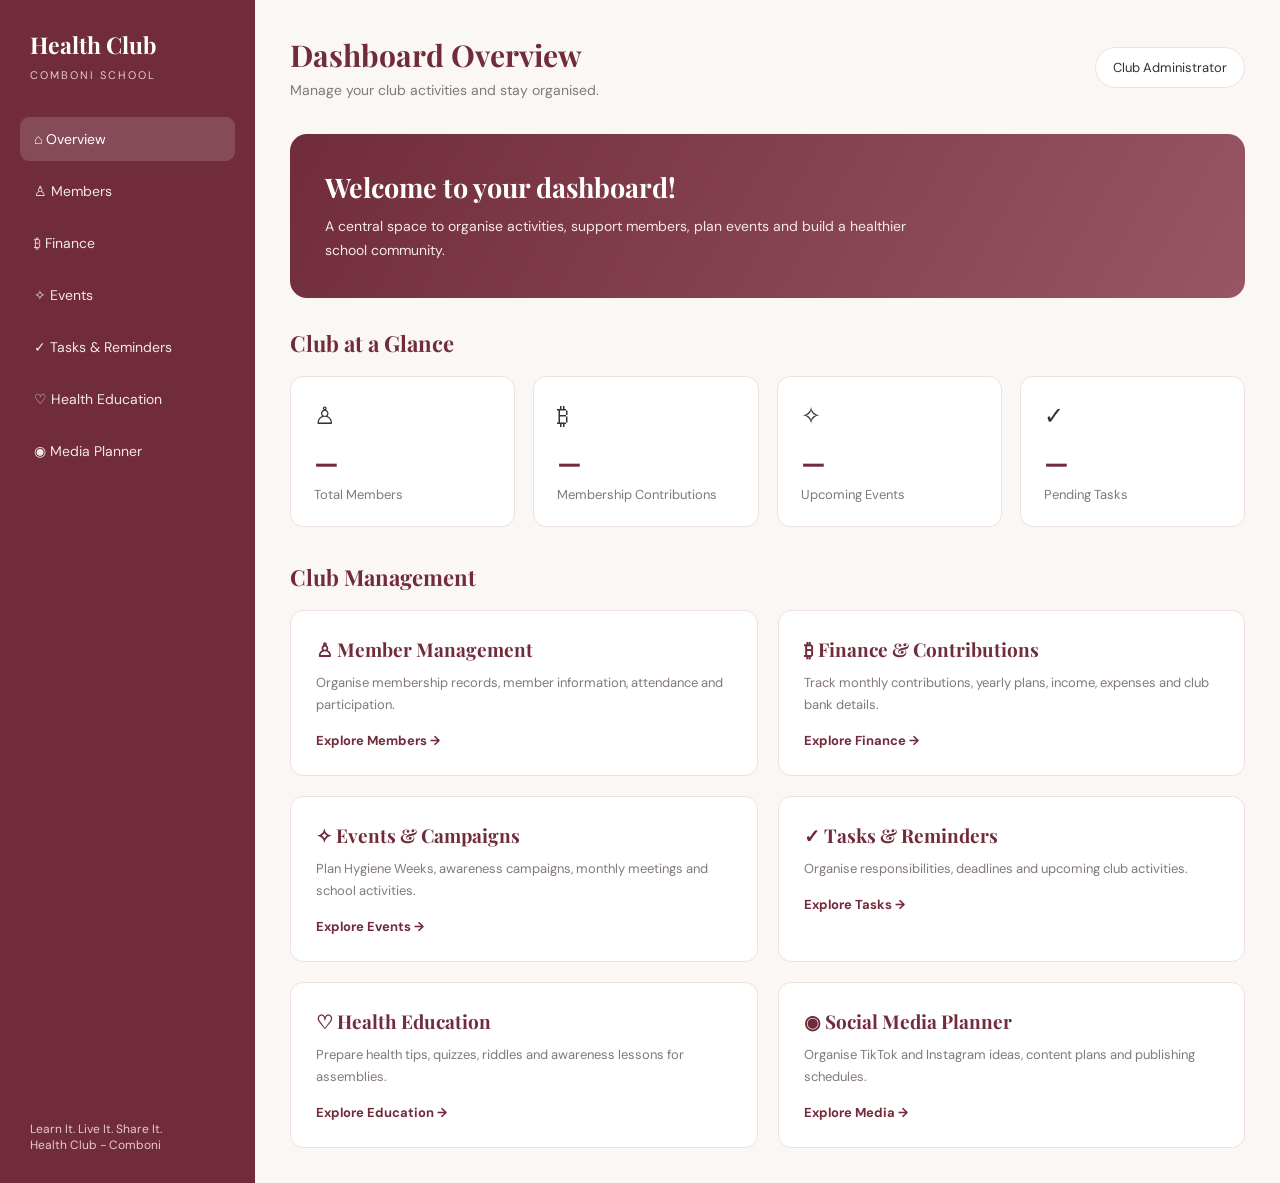
<file: HealthClubWebsite/dashboard-home.html>
<!DOCTYPE html>
<html lang="en">
<head>
  <meta charset="UTF-8">
  <meta name="viewport" content="width=device-width, initial-scale=1.0">
  <title>Dashboard | Health Club - Comboni</title>
  <link rel="stylesheet" href="dashboard.css">
</head>

<body>

<div class="dashboard-layout">

  <!-- SIDEBAR -->
  <aside class="sidebar">

    <div class="brand">
      <h2>Health Club</h2>
      <p>COMBONI SCHOOL</p>
    </div>

    <nav>
      <a href="#" class="active">⌂ Overview</a>
      <a href="#members">♙ Members</a>
      <a href="#finance">₿ Finance</a>
      <a href="#events">✧ Events</a>
      <a href="#tasks">✓ Tasks & Reminders</a>
      <a href="#education">♡ Health Education</a>
      <a href="#media">◉ Media Planner</a>
    </nav>

    <div class="sidebar-footer">
      <p>Learn It. Live It. Share It.</p>
      <p>Health Club - Comboni</p>
    </div>

  </aside>

  <!-- MAIN CONTENT -->
  <main class="main-content">

    <header class="topbar">
      <div>
        <h1>Dashboard Overview</h1>
        <p>Manage your club activities and stay organised.</p>
      </div>

      <div class="profile">
        Club Administrator
      </div>
    </header>

    <!-- WELCOME -->
    <section class="welcome-banner">
      <h2>Welcome to your dashboard!</h2>
      <p>
        A central space to organise activities, support members,
        plan events and build a healthier school community.
      </p>
    </section>

    <!-- STATISTICS -->
    <h2 class="section-heading">Club at a Glance</h2>

    <section class="stats-grid">

      <div class="stat-card">
        <div class="stat-icon">♙</div>
        <h3>—</h3>
        <p>Total Members</p>
      </div>

      <div class="stat-card">
        <div class="stat-icon">₿</div>
        <h3>—</h3>
        <p>Membership Contributions</p>
      </div>

      <div class="stat-card">
        <div class="stat-icon">✧</div>
        <h3>—</h3>
        <p>Upcoming Events</p>
      </div>

      <div class="stat-card">
        <div class="stat-icon">✓</div>
        <h3>—</h3>
        <p>Pending Tasks</p>
      </div>

    </section>

    <!-- DASHBOARD SECTIONS -->
    <h2 class="section-heading">Club Management</h2>

    <section class="dashboard-grid">

      <div class="dashboard-card" id="members">
        <h3>♙ Member Management</h3>
        <p>
          Organise membership records, member information,
          attendance and participation.
        </p>
        <a href="#members" class="card-link">Explore Members →</a>
      </div>

      <div class="dashboard-card" id="finance">
        <h3>₿ Finance & Contributions</h3>
        <p>
          Track monthly contributions, yearly plans,
          income, expenses and club bank details.
        </p>
        <a href="#finance" class="card-link">Explore Finance →</a>
      </div>

      <div class="dashboard-card" id="events">
        <h3>✧ Events & Campaigns</h3>
        <p>
          Plan Hygiene Weeks, awareness campaigns,
          monthly meetings and school activities.
        </p>
        <a href="events.html" class="card-link">Explore Events →</a>
      </div>

      <div class="dashboard-card" id="tasks">
        <h3>✓ Tasks & Reminders</h3>
        <p>
          Organise responsibilities, deadlines
          and upcoming club activities.
        </p>
        <a href="tasks.html" class="card-link">Explore Tasks →</a>
      </div>

      <div class="dashboard-card" id="education">
        <h3>♡ Health Education</h3>
        <p>
          Prepare health tips, quizzes, riddles
          and awareness lessons for assemblies.
        </p>
        <a href="education.html" class="card-link">Explore Education →</a>
      </div>

      <div class="dashboard-card" id="media">
        <h3>◉ Social Media Planner</h3>
        <p>
          Organise TikTok and Instagram ideas,
          content plans and publishing schedules.
        </p>
        <a href="media.html" class="card-link">Explore Media →</a>
      </div>

    </section>

  </main>

</div>

</body>
</html>
</file>
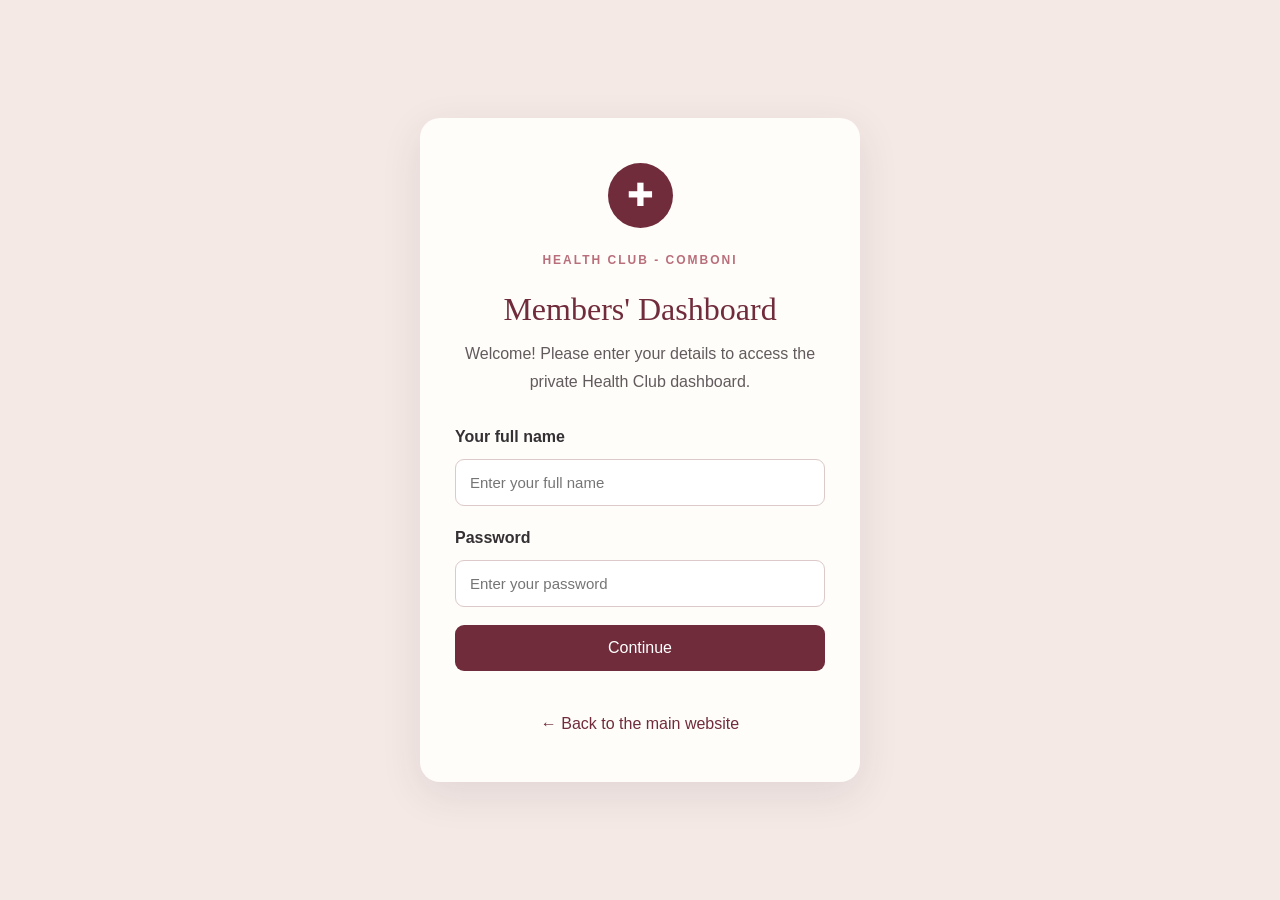
<file: HealthClubWebsite/dashboard.html>
<!DOCTYPE html>
<html lang="en">
<head>
  <meta charset="UTF-8">
  <meta name="viewport" content="width=device-width, initial-scale=1.0">

  <title>Members' Dashboard | Health Club - Comboni</title>

  <link rel="stylesheet" href="styles.css">
</head>

<body>

  <main class="dashboard-login">

    <div class="login-card">

      <div class="login-symbol">✚</div>

      <p class="eyebrow">HEALTH CLUB - COMBONI</p>

      <h1>Members' Dashboard</h1>

      <p>
        Welcome! Please enter your details to access
        the private Health Club dashboard.
      </p>

      <form id="dashboard-login-form">

        <label for="member-name">Your full name</label>

        <input
          type="text"
          id="member-name"
          placeholder="Enter your full name"
          required
        >

        <label for="dashboard-password">Password</label>

        <input
          type="password"
          id="dashboard-password"
          placeholder="Enter your password"
          required
        >

        <button type="submit">Continue</button>

        <p id="login-message"></p>

      </form>

      <a href="index.html" class="back-link">
        ← Back to the main website
      </a>

    </div>

  </main>

</body>
</html>
</file>
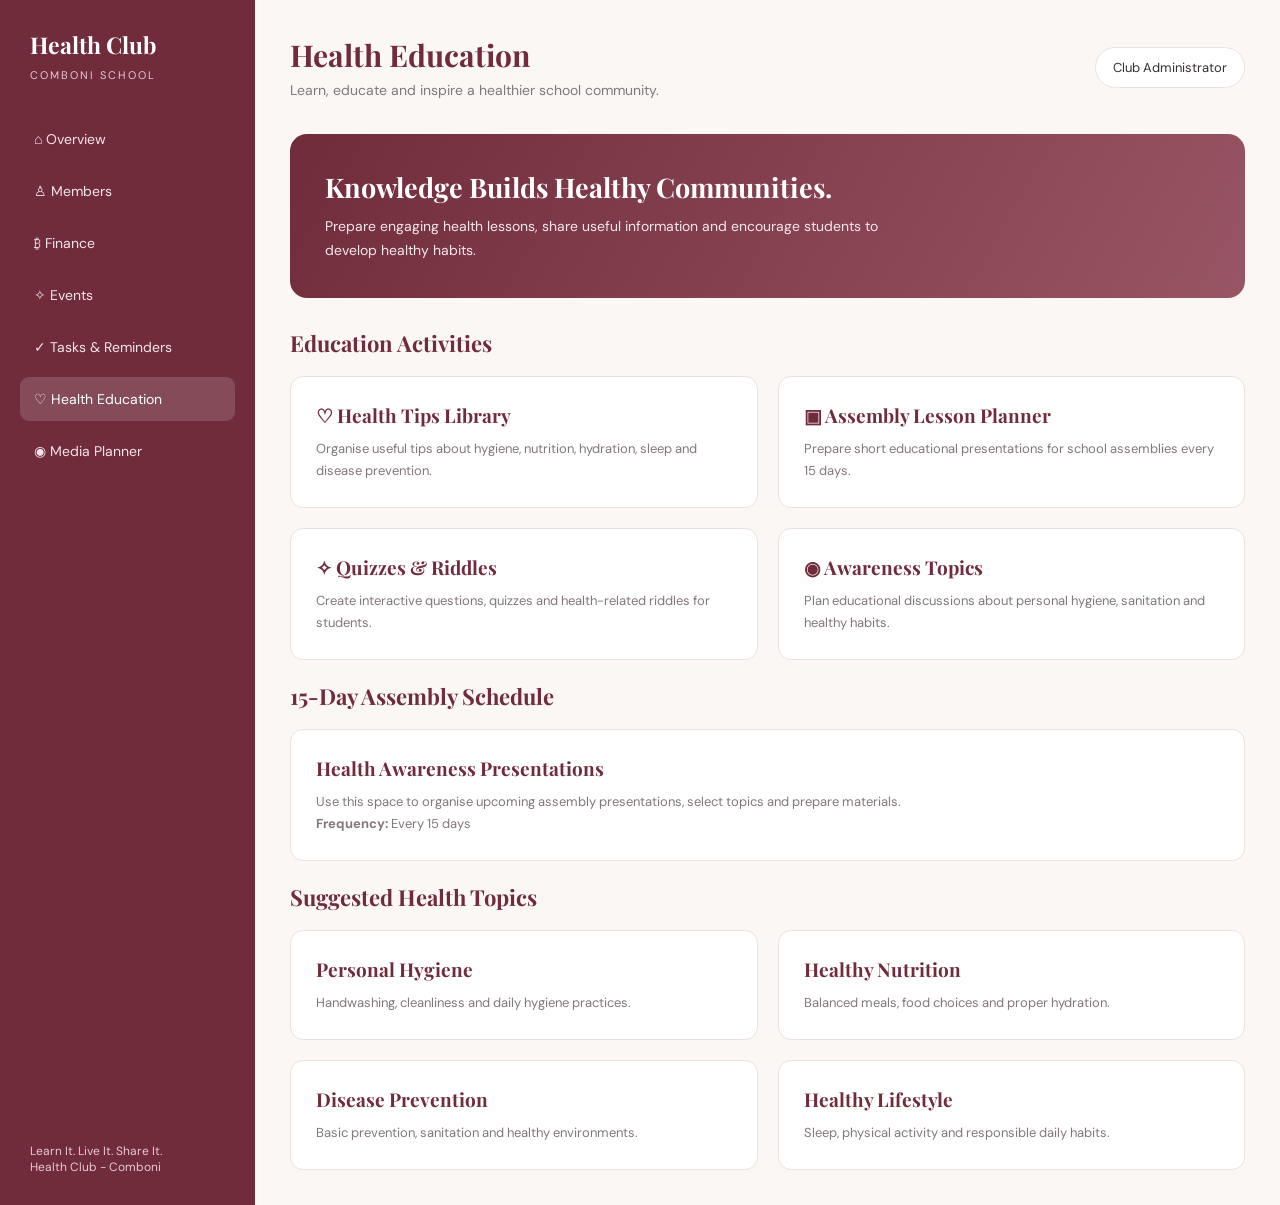
<file: HealthClubWebsite/education.html>
<!DOCTYPE html>
<html lang="en">
<head>
  <meta charset="UTF-8">
  <meta name="viewport" content="width=device-width, initial-scale=1.0">
  <title>Health Education | Health Club - Comboni</title>
  <link rel="stylesheet" href="dashboard.css">
</head>

<body>

<div class="dashboard-layout">

  <aside class="sidebar">
    <div class="brand">
      <h2>Health Club</h2>
      <p>COMBONI SCHOOL</p>
    </div>

    <nav>
      <a href="dashboard-home.html">⌂ Overview</a>
      <a href="dashboard-home.html#members">♙ Members</a>
      <a href="dashboard-home.html#finance">₿ Finance</a>
      <a href="events.html">✧ Events</a>
      <a href="tasks.html">✓ Tasks & Reminders</a>
      <a href="education.html" class="active">♡ Health Education</a>
      <a href="dashboard-home.html#media">◉ Media Planner</a>
    </nav>

    <div class="sidebar-footer">
      <p>Learn It. Live It. Share It.</p>
      <p>Health Club - Comboni</p>
    </div>
  </aside>

  <main class="main-content">

    <header class="topbar">
      <div>
        <h1>Health Education</h1>
        <p>Learn, educate and inspire a healthier school community.</p>
      </div>

      <div class="profile">Club Administrator</div>
    </header>

    <section class="welcome-banner">
      <h2>Knowledge Builds Healthy Communities.</h2>
      <p>
        Prepare engaging health lessons, share useful information
        and encourage students to develop healthy habits.
      </p>
    </section>

    <h2 class="section-heading">Education Activities</h2>

    <section class="dashboard-grid">

      <div class="dashboard-card">
        <h3>♡ Health Tips Library</h3>
        <p>
          Organise useful tips about hygiene, nutrition,
          hydration, sleep and disease prevention.
        </p>
      </div>

      <div class="dashboard-card">
        <h3>▣ Assembly Lesson Planner</h3>
        <p>
          Prepare short educational presentations
          for school assemblies every 15 days.
        </p>
      </div>

      <div class="dashboard-card">
        <h3>✧ Quizzes & Riddles</h3>
        <p>
          Create interactive questions, quizzes
          and health-related riddles for students.
        </p>
      </div>

      <div class="dashboard-card">
        <h3>◉ Awareness Topics</h3>
        <p>
          Plan educational discussions about personal
          hygiene, sanitation and healthy habits.
        </p>
      </div>

    </section>

    <br>

    <h2 class="section-heading">15-Day Assembly Schedule</h2>

    <section class="dashboard-card">
      <h3>Health Awareness Presentations</h3>
      <p>
        Use this space to organise upcoming assembly
        presentations, select topics and prepare materials.
      </p>
      <p><strong>Frequency:</strong> Every 15 days</p>
    </section>

    <br>

    <h2 class="section-heading">Suggested Health Topics</h2>

    <section class="dashboard-grid">

      <div class="dashboard-card">
        <h3>Personal Hygiene</h3>
        <p>Handwashing, cleanliness and daily hygiene practices.</p>
      </div>

      <div class="dashboard-card">
        <h3>Healthy Nutrition</h3>
        <p>Balanced meals, food choices and proper hydration.</p>
      </div>

      <div class="dashboard-card">
        <h3>Disease Prevention</h3>
        <p>Basic prevention, sanitation and healthy environments.</p>
      </div>

      <div class="dashboard-card">
        <h3>Healthy Lifestyle</h3>
        <p>Sleep, physical activity and responsible daily habits.</p>
      </div>

    </section>

  </main>

</div>

</body>
</html>
</file>
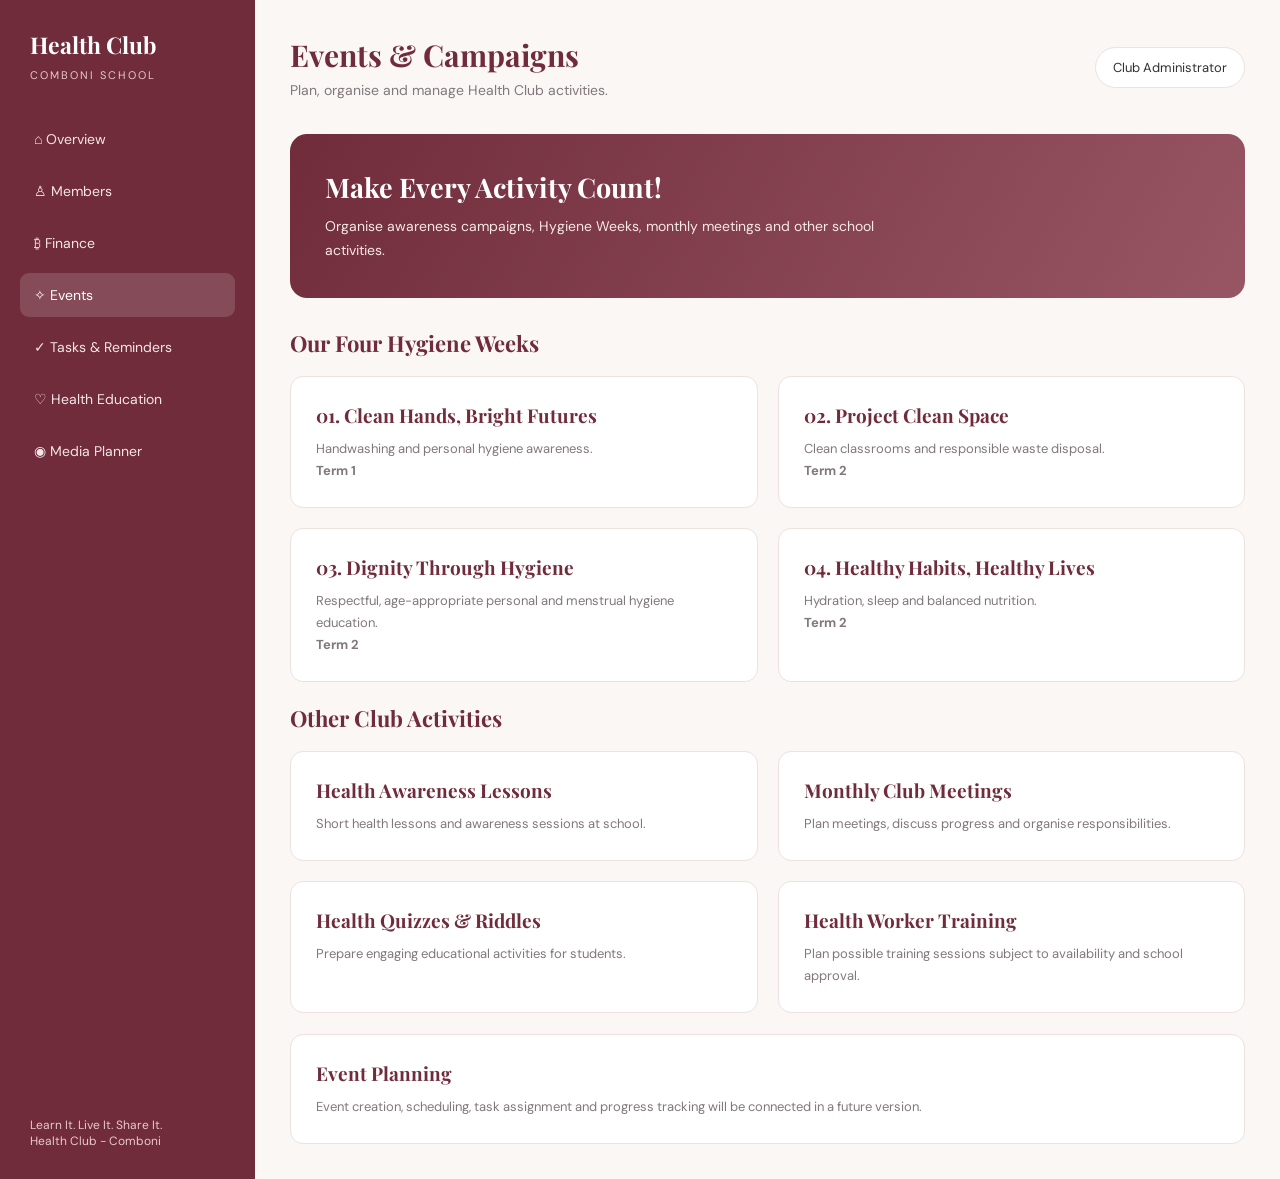
<file: HealthClubWebsite/events.html>
<!DOCTYPE html>
<html lang="en">
<head>
  <meta charset="UTF-8">
  <meta name="viewport" content="width=device-width, initial-scale=1.0">
  <title>Events & Campaigns | Health Club - Comboni</title>
  <link rel="stylesheet" href="dashboard.css">
</head>

<body>

<div class="dashboard-layout">

  <aside class="sidebar">
    <div class="brand">
      <h2>Health Club</h2>
      <p>COMBONI SCHOOL</p>
    </div>

    <nav>
      <a href="dashboard-home.html">⌂ Overview</a>
      <a href="dashboard-home.html#members">♙ Members</a>
      <a href="dashboard-home.html#finance">₿ Finance</a>
      <a href="events.html" class="active">✧ Events</a>
      <a href="dashboard-home.html#tasks">✓ Tasks & Reminders</a>
      <a href="dashboard-home.html#education">♡ Health Education</a>
      <a href="dashboard-home.html#media">◉ Media Planner</a>
    </nav>

    <div class="sidebar-footer">
      <p>Learn It. Live It. Share It.</p>
      <p>Health Club - Comboni</p>
    </div>
  </aside>

  <main class="main-content">

    <header class="topbar">
      <div>
        <h1>Events & Campaigns</h1>
        <p>Plan, organise and manage Health Club activities.</p>
      </div>

      <div class="profile">Club Administrator</div>
    </header>

    <section class="welcome-banner">
      <h2>Make Every Activity Count!</h2>
      <p>
        Organise awareness campaigns, Hygiene Weeks,
        monthly meetings and other school activities.
      </p>
    </section>

    <h2 class="section-heading">Our Four Hygiene Weeks</h2>

    <section class="dashboard-grid">

      <div class="dashboard-card">
        <h3>01. Clean Hands, Bright Futures</h3>
        <p>Handwashing and personal hygiene awareness.</p>
        <p><strong>Term 1</strong></p>
      </div>

      <div class="dashboard-card">
        <h3>02. Project Clean Space</h3>
        <p>Clean classrooms and responsible waste disposal.</p>
        <p><strong>Term 2</strong></p>
      </div>

      <div class="dashboard-card">
        <h3>03. Dignity Through Hygiene</h3>
        <p>Respectful, age-appropriate personal and menstrual hygiene education.</p>
        <p><strong>Term 2</strong></p>
      </div>

      <div class="dashboard-card">
        <h3>04. Healthy Habits, Healthy Lives</h3>
        <p>Hydration, sleep and balanced nutrition.</p>
        <p><strong>Term 2</strong></p>
      </div>

    </section>

    <br>

    <h2 class="section-heading">Other Club Activities</h2>

    <section class="dashboard-grid">

      <div class="dashboard-card">
        <h3>Health Awareness Lessons</h3>
        <p>Short health lessons and awareness sessions at school.</p>
      </div>

      <div class="dashboard-card">
        <h3>Monthly Club Meetings</h3>
        <p>Plan meetings, discuss progress and organise responsibilities.</p>
      </div>

      <div class="dashboard-card">
        <h3>Health Quizzes & Riddles</h3>
        <p>Prepare engaging educational activities for students.</p>
      </div>

      <div class="dashboard-card">
        <h3>Health Worker Training</h3>
        <p>Plan possible training sessions subject to availability and school approval.</p>
      </div>

    </section>

    <br>

    <section class="dashboard-card">
      <h3>Event Planning</h3>
      <p>
        Event creation, scheduling, task assignment and progress
        tracking will be connected in a future version.
      </p>
    </section>

  </main>

</div>

</body>
</html>
</file>
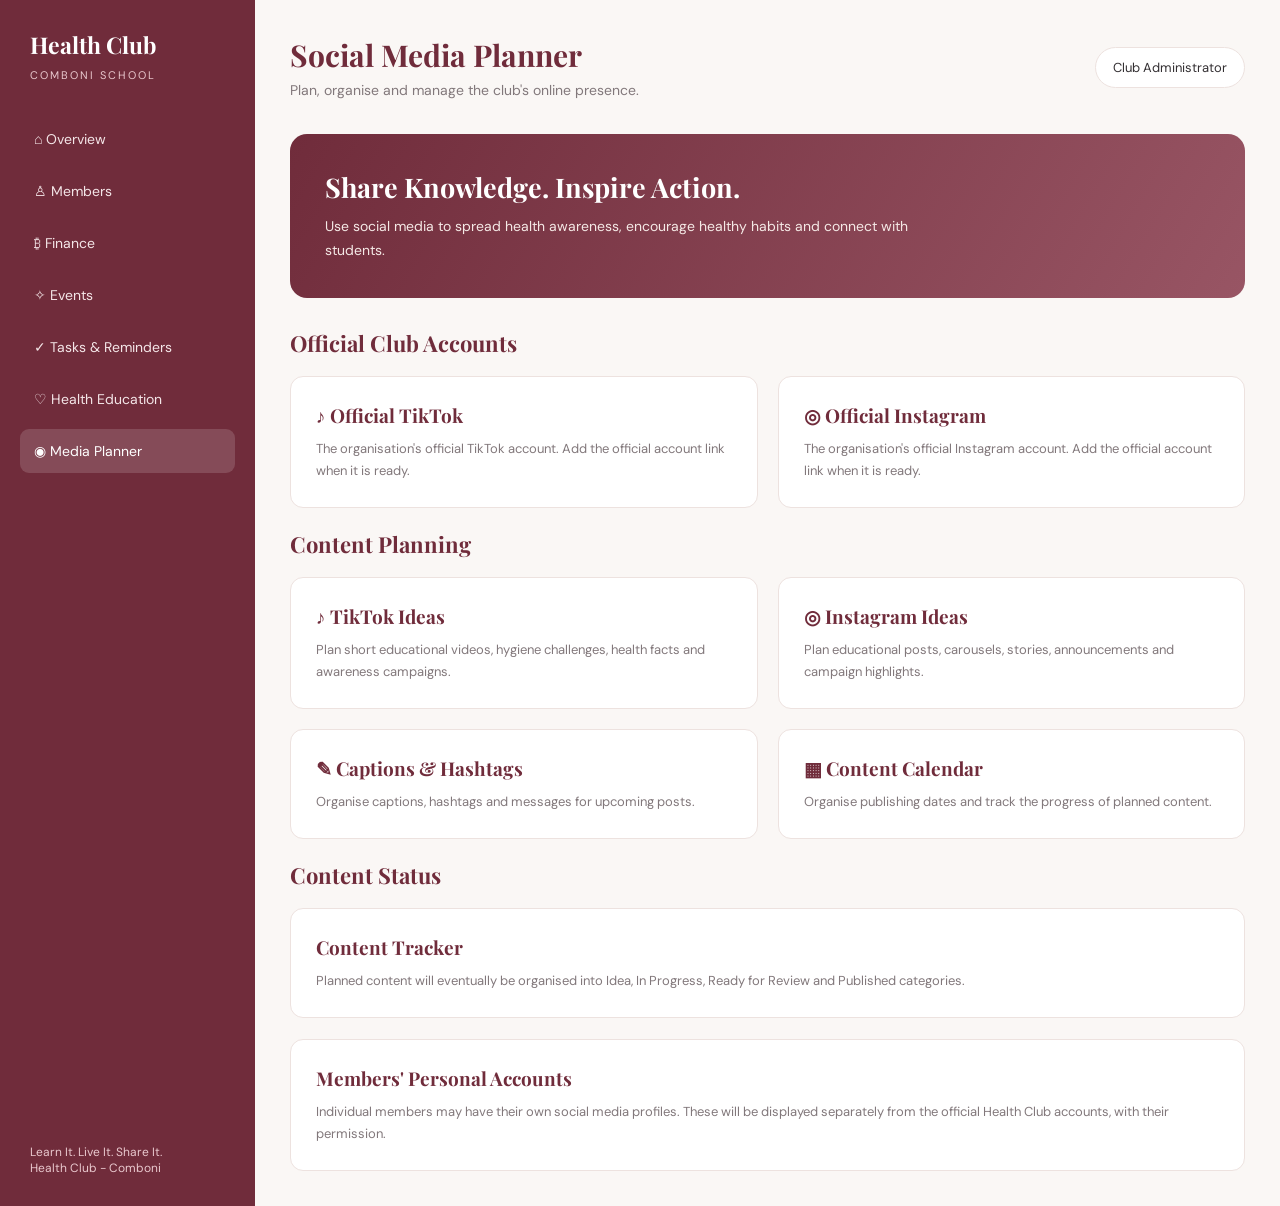
<file: HealthClubWebsite/media.html>
<!DOCTYPE html>
<html lang="en">
<head>
  <meta charset="UTF-8">
  <meta name="viewport" content="width=device-width, initial-scale=1.0">
  <title>Media Planner | Health Club - Comboni</title>
  <link rel="stylesheet" href="dashboard.css">
</head>

<body>

<div class="dashboard-layout">

  <aside class="sidebar">
    <div class="brand">
      <h2>Health Club</h2>
      <p>COMBONI SCHOOL</p>
    </div>

    <nav>
      <a href="dashboard-home.html">⌂ Overview</a>
      <a href="dashboard-home.html#members">♙ Members</a>
      <a href="dashboard-home.html#finance">₿ Finance</a>
      <a href="events.html">✧ Events</a>
      <a href="tasks.html">✓ Tasks & Reminders</a>
      <a href="education.html">♡ Health Education</a>
      <a href="media.html" class="active">◉ Media Planner</a>
    </nav>

    <div class="sidebar-footer">
      <p>Learn It. Live It. Share It.</p>
      <p>Health Club - Comboni</p>
    </div>
  </aside>

  <main class="main-content">

    <header class="topbar">
      <div>
        <h1>Social Media Planner</h1>
        <p>Plan, organise and manage the club's online presence.</p>
      </div>

      <div class="profile">Club Administrator</div>
    </header>

    <section class="welcome-banner">
      <h2>Share Knowledge. Inspire Action.</h2>
      <p>
        Use social media to spread health awareness,
        encourage healthy habits and connect with students.
      </p>
    </section>

    <h2 class="section-heading">Official Club Accounts</h2>

    <section class="dashboard-grid">

      <div class="dashboard-card">
        <h3>♪ Official TikTok</h3>
        <p>
          The organisation's official TikTok account.
          Add the official account link when it is ready.
        </p>
      </div>

      <div class="dashboard-card">
        <h3>◎ Official Instagram</h3>
        <p>
          The organisation's official Instagram account.
          Add the official account link when it is ready.
        </p>
      </div>

    </section>

    <br>

    <h2 class="section-heading">Content Planning</h2>

    <section class="dashboard-grid">

      <div class="dashboard-card">
        <h3>♪ TikTok Ideas</h3>
        <p>
          Plan short educational videos, hygiene challenges,
          health facts and awareness campaigns.
        </p>
      </div>

      <div class="dashboard-card">
        <h3>◎ Instagram Ideas</h3>
        <p>
          Plan educational posts, carousels, stories,
          announcements and campaign highlights.
        </p>
      </div>

      <div class="dashboard-card">
        <h3>✎ Captions & Hashtags</h3>
        <p>
          Organise captions, hashtags and messages
          for upcoming posts.
        </p>
      </div>

      <div class="dashboard-card">
        <h3>▦ Content Calendar</h3>
        <p>
          Organise publishing dates and track
          the progress of planned content.
        </p>
      </div>

    </section>

    <br>

    <h2 class="section-heading">Content Status</h2>

    <section class="dashboard-card">
      <h3>Content Tracker</h3>
      <p>
        Planned content will eventually be organised
        into Idea, In Progress, Ready for Review
        and Published categories.
      </p>
    </section>

    <br>

    <section class="dashboard-card">
      <h3>Members' Personal Accounts</h3>
      <p>
        Individual members may have their own social media
        profiles. These will be displayed separately from
        the official Health Club accounts, with their permission.
      </p>
    </section>

  </main>

</div>

</body>
</html>
</file>
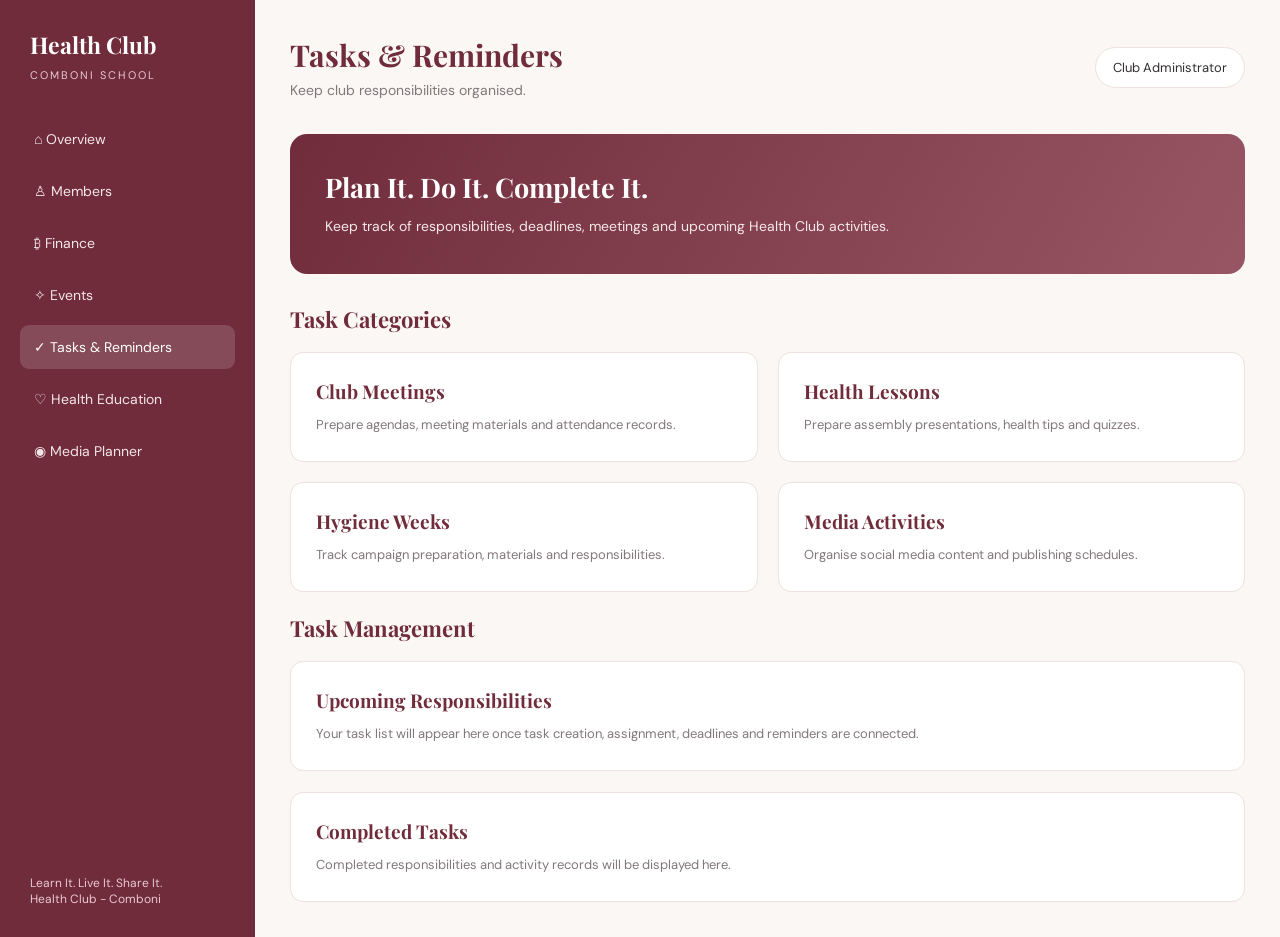
<file: HealthClubWebsite/tasks.html>
<!DOCTYPE html>
<html lang="en">
<head>
  <meta charset="UTF-8">
  <meta name="viewport" content="width=device-width, initial-scale=1.0">
  <title>Tasks & Reminders | Health Club - Comboni</title>
  <link rel="stylesheet" href="dashboard.css">
</head>

<body>

<div class="dashboard-layout">

  <aside class="sidebar">
    <div class="brand">
      <h2>Health Club</h2>
      <p>COMBONI SCHOOL</p>
    </div>

    <nav>
      <a href="dashboard-home.html">⌂ Overview</a>
      <a href="dashboard-home.html#members">♙ Members</a>
      <a href="dashboard-home.html#finance">₿ Finance</a>
      <a href="events.html">✧ Events</a>
      <a href="tasks.html" class="active">✓ Tasks & Reminders</a>
      <a href="dashboard-home.html#education">♡ Health Education</a>
      <a href="dashboard-home.html#media">◉ Media Planner</a>
    </nav>

    <div class="sidebar-footer">
      <p>Learn It. Live It. Share It.</p>
      <p>Health Club - Comboni</p>
    </div>
  </aside>

  <main class="main-content">

    <header class="topbar">
      <div>
        <h1>Tasks & Reminders</h1>
        <p>Keep club responsibilities organised.</p>
      </div>

      <div class="profile">Club Administrator</div>
    </header>

    <section class="welcome-banner">
      <h2>Plan It. Do It. Complete It.</h2>
      <p>
        Keep track of responsibilities, deadlines,
        meetings and upcoming Health Club activities.
      </p>
    </section>

    <h2 class="section-heading">Task Categories</h2>

    <section class="dashboard-grid">

      <div class="dashboard-card">
        <h3>Club Meetings</h3>
        <p>Prepare agendas, meeting materials and attendance records.</p>
      </div>

      <div class="dashboard-card">
        <h3>Health Lessons</h3>
        <p>Prepare assembly presentations, health tips and quizzes.</p>
      </div>

      <div class="dashboard-card">
        <h3>Hygiene Weeks</h3>
        <p>Track campaign preparation, materials and responsibilities.</p>
      </div>

      <div class="dashboard-card">
        <h3>Media Activities</h3>
        <p>Organise social media content and publishing schedules.</p>
      </div>

    </section>

    <br>

    <h2 class="section-heading">Task Management</h2>

    <section class="dashboard-card">
      <h3>Upcoming Responsibilities</h3>
      <p>
        Your task list will appear here once task creation,
        assignment, deadlines and reminders are connected.
      </p>
    </section>

    <br>

    <section class="dashboard-card">
      <h3>Completed Tasks</h3>
      <p>
        Completed responsibilities and activity records
        will be displayed here.
      </p>
    </section>

  </main>

</div>

</body>
</html>
</file>
<file: HealthClubWebsite/dashboard.css>
@import url('https://fonts.googleapis.com/css2?family=DM+Sans:wght@400;500;600;700&family=Playfair+Display:wght@500;600;700&display=swap');

:root {
  --burgundy: #702C3B;
  --rose: #B96F7B;
  --blush: #F5E9E6;
  --ivory: #FFFDF9;
  --charcoal: #343033;
  --gold: #A58B72;
  --muted: #82787B;
  --border: #EDE2DF;
}

* {
  margin: 0;
  padding: 0;
  box-sizing: border-box;
}

body {
  font-family: 'DM Sans', sans-serif;
  background: #FAF7F5;
  color: var(--charcoal);
}

.dashboard-layout {
  display: flex;
  min-height: 100vh;
}

/* SIDEBAR */

.sidebar {
  width: 255px;
  background: var(--burgundy);
  color: white;
  padding: 30px 20px;
  display: flex;
  flex-direction: column;
}

.brand {
  padding: 0 10px 35px;
}

.brand h2 {
  font-family: 'Playfair Display', serif;
  font-size: 23px;
  line-height: 1.3;
}

.brand p {
  font-size: 11px;
  letter-spacing: 2px;
  margin-top: 8px;
  color: #E9C8CE;
}

.sidebar nav {
  display: flex;
  flex-direction: column;
  gap: 8px;
}

.sidebar nav a {
  text-decoration: none;
  color: #F4E6E8;
  padding: 13px 14px;
  border-radius: 9px;
  font-size: 14px;
  transition: 0.2s;
}

.sidebar nav a:hover,
.sidebar nav a.active {
  background: rgba(255,255,255,0.15);
  color: white;
}

.sidebar-footer {
  margin-top: auto;
  padding: 20px 10px 0;
  color: #E9C8CE;
  font-size: 12px;
}

/* MAIN CONTENT */

.main-content {
  flex: 1;
  min-width: 0;
  padding: 35px;
}

.topbar {
  display: flex;
  justify-content: space-between;
  align-items: center;
  margin-bottom: 35px;
  gap: 20px;
}

.topbar h1 {
  font-family: 'Playfair Display', serif;
  color: var(--burgundy);
  font-size: 30px;
}

.topbar p {
  color: var(--muted);
  font-size: 14px;
  margin-top: 6px;
}

.profile {
  background: white;
  padding: 11px 17px;
  border-radius: 30px;
  border: 1px solid var(--border);
  font-size: 13px;
}

/* WELCOME SECTION */

.welcome-banner {
  background: linear-gradient(120deg, #702C3B, #985564);
  color: white;
  padding: 35px;
  border-radius: 17px;
  margin-bottom: 30px;
}

.welcome-banner h2 {
  font-family: 'Playfair Display', serif;
  font-size: 27px;
  margin-bottom: 10px;
}

.welcome-banner p {
  color: #F5E9E6;
  font-size: 14px;
  line-height: 1.7;
  max-width: 600px;
}

/* STATISTICS */

.section-heading {
  font-family: 'Playfair Display', serif;
  font-size: 22px;
  color: var(--burgundy);
  margin-bottom: 18px;
}

.stats-grid {
  display: grid;
  grid-template-columns: repeat(4, 1fr);
  gap: 18px;
  margin-bottom: 35px;
}

.stat-card {
  background: white;
  padding: 23px;
  border: 1px solid var(--border);
  border-radius: 13px;
}

.stat-card .stat-icon {
  font-size: 24px;
  margin-bottom: 15px;
}

.stat-card h3 {
  font-size: 27px;
  color: var(--burgundy);
  margin-bottom: 5px;
}

.stat-card p {
  color: var(--muted);
  font-size: 13px;
}

/* DASHBOARD CARDS */

.dashboard-grid {
  display: grid;
  grid-template-columns: repeat(2, 1fr);
  gap: 20px;
}

.dashboard-card {
  background: white;
  padding: 25px;
  border: 1px solid var(--border);
  border-radius: 13px;
}

.dashboard-card h3 {
  font-family: 'Playfair Display', serif;
  color: var(--burgundy);
  font-size: 19px;
  margin-bottom: 10px;
}

.dashboard-card p {
  font-size: 13px;
  color: var(--muted);
  line-height: 1.7;
}

.card-link {
  display: inline-block;
  margin-top: 16px;
  color: var(--burgundy);
  text-decoration: none;
  font-size: 13px;
  font-weight: 700;
}

/* RESPONSIVE DESIGN */

@media (max-width: 1000px) {
  .stats-grid {
    grid-template-columns: repeat(2, 1fr);
  }
}

@media (max-width: 700px) {
  .dashboard-layout {
    flex-direction: column;
  }

  .sidebar {
    width: 100%;
  }

  .sidebar nav {
    display: grid;
    grid-template-columns: repeat(2, 1fr);
  }

  .sidebar-footer {
    margin-top: 20px;
  }

  .main-content {
    padding: 20px;
  }

  .topbar {
    align-items: flex-start;
    flex-direction: column;
  }

  .dashboard-grid {
    grid-template-columns: 1fr;
  }

  .welcome-banner {
    padding: 25px;
  }
}

@media (max-width: 420px) {
  .stats-grid {
    grid-template-columns: 1fr;
  }
}
</file>
<file: HealthClubWebsite/styles.css>
:root {
  --burgundy: #702C3B;
  --rose: #B96F7B;
  --blush: #F5E9E6;
  --ivory: #FFFDF9;
  --charcoal: #343033;
  --gold: #A58B72;
  --white: #FFFFFF;
}

* {
  margin: 0;
  padding: 0;
  box-sizing: border-box;
}

html {
  scroll-behavior: smooth;
}

body {
  background: var(--ivory);
  color: var(--charcoal);
  font-family: "DM Sans", sans-serif;
  line-height: 1.7;
}

a {
  color: inherit;
  text-decoration: none;
}

img {
  display: block;
  width: 100%;
  object-fit: cover;
}

.header {
  width: 100%;
  min-height: 82px;
  padding: 0 7%;
  display: flex;
  align-items: center;
  justify-content: space-between;
  background: var(--ivory);
  position: sticky;
  top: 0;
  z-index: 100;
  border-bottom: 1px solid rgba(112, 44, 59, 0.1);
}

.logo {
  display: flex;
  align-items: center;
  gap: 11px;
  color: var(--burgundy);
  font-size: 14px;
  font-weight: 700;
  letter-spacing: 1.5px;
}

.logo strong {
  color: var(--rose);
  font-weight: 600;
}

.logo-mark {
  width: 40px;
  height: 40px;
  display: grid;
  place-items: center;
  background: var(--burgundy);
  color: white;
  border-radius: 50%;
  font-family: "Playfair Display", serif;
  font-size: 24px;
}

.nav {
  display: flex;
  align-items: center;
  gap: 21px;
  font-size: 11px;
  font-weight: 600;
}

.nav a:hover {
  color: var(--rose);
}

.nav .nav-cta {
  background: var(--burgundy);
  color: white;
  padding: 11px 17px;
  border-radius: 3px;
}

.nav .nav-cta:hover {
  background: var(--rose);
}

.menu-toggle {
  display: none;
  border: 0;
  background: none;
  color: var(--burgundy);
  font-size: 26px;
  cursor: pointer;
}

.hero {
  padding: 75px 7% 90px;
  display: grid;
  grid-template-columns: 1fr 0.92fr;
  align-items: center;
  gap: 65px;
}

.eyebrow {
  color: var(--rose);
  font-size: 10px;
  font-weight: 700;
  letter-spacing: 3px;
  margin-bottom: 20px;
}

h1, h2, h3 {
  font-family: "Playfair Display", Georgia, serif;
  font-weight: 500;
  line-height: 1.2;
}

.hero h1 {
  color: var(--burgundy);
  font-size: clamp(43px, 5.2vw, 70px);
  letter-spacing: -1.5px;
}

h1 em, h2 em {
  color: var(--rose);
  font-weight: 500;
}

.hero-description {
  max-width: 450px;
  color: #756D70;
  font-size: 14px;
  margin: 25px 0 30px;
}

.hero-buttons {
  display: flex;
  flex-wrap: wrap;
  gap: 13px;
}

.button {
  display: inline-block;
  padding: 13px 24px;
  border: 1px solid var(--burgundy);
  border-radius: 3px;
  font-family: inherit;
  font-size: 12px;
  font-weight: 700;
  cursor: pointer;
  transition: 0.25s;
}

.button-primary {
  background: var(--burgundy);
  color: white;
}

.button-primary:hover {
  background: #57202D;
  transform: translateY(-2px);
}

.button-outline {
  color: var(--burgundy);
}

.button-outline:hover {
  background: var(--blush);
}

.motto {
  color: var(--gold);
  font-size: 10px;
  letter-spacing: 3px;
  font-weight: 700;
  margin-top: 35px;
}

.hero-image {
  height: 510px;
  position: relative;
}

.hero-image img {
  height: 100%;
  border-radius: 160px 160px 4px 4px;
}

.image-note {
  position: absolute;
  bottom: 25px;
  left: -35px;
  background: var(--ivory);
  padding: 17px 22px;
  box-shadow: 0 10px 35px rgba(52, 48, 51, 0.12);
  font-size: 11px;
  font-weight: 600;
}

.section {
  padding: 95px 9%;
}

.intro {
  text-align: center;
  background: var(--blush);
}

.intro h2, .section h2 {
  color: var(--burgundy);
  font-size: clamp(34px, 4vw, 48px);
}

.section-description {
  max-width: 650px;
  margin: 22px auto 0;
  color: #756D70;
  font-size: 14px;
}

.vision-grid {
  display: grid;
  grid-template-columns: repeat(2, 1fr);
  gap: 22px;
  margin-top: 50px;
  text-align: left;
}

.vision-grid article {
  padding: 30px;
  background: var(--ivory);
  border-left: 3px solid var(--rose);
}

.small-label {
  color: var(--rose);
  font-size: 10px;
  font-weight: 700;
  letter-spacing: 2px;
}

.vision-grid h3 {
  color: var(--burgundy);
  font-size: 23px;
  margin: 12px 0;
}

.vision-grid p {
  color: #756D70;
  font-size: 13px;
}

.section-heading {
  display: flex;
  justify-content: space-between;
  align-items: end;
  gap: 35px;
  margin-bottom: 45px;
}

.section-heading > p {
  max-width: 290px;
  color: #756D70;
  font-size: 13px;
}

.focus-grid {
  display: grid;
  grid-template-columns: repeat(4, 1fr);
  gap: 18px;
}

.focus-card {
  background: white;
  padding: 30px 23px;
  border: 1px solid #F0E6E3;
  transition: 0.25s;
}

.focus-card:hover {
  transform: translateY(-6px);
  box-shadow: 0 15px 35px rgba(112, 44, 59, 0.08);
}

.focus-icon {
  width: 47px;
  height: 47px;
  display: grid;
  place-items: center;
  border-radius: 50%;
  background: var(--blush);
  color: var(--burgundy);
  font-size: 24px;
  margin-bottom: 22px;
}

.focus-card h3 {
  color: var(--burgundy);
  font-size: 19px;
  margin-bottom: 12px;
}

.focus-card p {
  color: #81777A;
  font-size: 12px;
}

.activities {
  background: var(--blush);
}

.activity-grid {
  display: grid;
  grid-template-columns: repeat(3, 1fr);
  gap: 24px;
}

.activity-card {
  background: var(--ivory);
}

.activity-card img {
  height: 220px;
}

.activity-card div {
  padding: 25px;
}

.activity-card span {
  color: var(--rose);
  font-size: 9px;
  font-weight: 700;
  letter-spacing: 2px;
}

.activity-card h3 {
  color: var(--burgundy);
  font-size: 22px;
  margin: 10px 0;
}

.activity-card p {
  color: #81777A;
  font-size: 12px;
}

.hygiene {
  background: var(--ivory);
}

.hygiene-grid {
  display: grid;
  grid-template-columns: repeat(2, 1fr);
  gap: 20px;
}

.hygiene-card {
  padding: 30px;
  background: var(--blush);
  border-bottom: 3px solid var(--rose);
  transition: 0.25s;
}

.hygiene-card:hover {
  transform: translateY(-4px);
}

.hygiene-card > span {
  color: var(--rose);
  font-size: 12px;
  font-weight: 700;
  letter-spacing: 2px;
}

.hygiene-card h3 {
  color: var(--burgundy);
  font-size: 22px;
  margin: 12px 0;
}

.hygiene-card p {
  color: #756D70;
  font-size: 13px;
}

.awareness {
  display: grid;
  grid-template-columns: 1fr 0.8fr;
  gap: 80px;
  align-items: center;
  background: var(--blush);
}

.awareness h2 {
  color: var(--burgundy);
  font-size: clamp(38px, 4vw, 50px);
}

.awareness-copy > p:not(.eyebrow) {
  color: #756D70;
  font-size: 14px;
  margin: 22px 0;
  max-width: 470px;
}

.awareness-art {
  min-height: 340px;
  background: var(--burgundy);
  color: white;
  display: flex;
  flex-direction: column;
  justify-content: center;
  align-items: center;
}

.art-symbol {
  color: #D9AAB0;
  font-size: 52px;
}

.awareness-art > p {
  font-family: "Playfair Display", serif;
  font-size: 38px;
  line-height: 1.2;
  text-align: center;
  letter-spacing: 4px;
  margin: 12px 0;
}

.art-caption {
  color: #E8C9CE;
  font-size: 10px;
  letter-spacing: 1px;
}

.annual-plan {
  background: var(--ivory);
}

.term-grid {
  display: grid;
  grid-template-columns: repeat(2, 1fr);
  gap: 24px;
  margin-top: 40px;
}

.term-card {
  padding: 32px;
  background: var(--blush);
  border-top: 4px solid var(--burgundy);
}

.term-card h3 {
  color: var(--burgundy);
  font-size: 23px;
  margin: 13px 0 20px;
}

.term-card ul {
  padding-left: 20px;
  color: #756D70;
  font-size: 13px;
}

.term-card li {
  margin: 10px 0;
}

.team {
  text-align: center;
  background: var(--blush);
}

.leadership-grid {
  display: grid;
  grid-template-columns: repeat(4, 1fr);
  gap: 16px;
  margin-top: 45px;
  text-align: left;
}

.leadership-grid article {
  background: var(--ivory);
  padding: 23px;
  border-bottom: 3px solid var(--rose);
}

.leadership-grid h3 {
  color: var(--burgundy);
  font-size: 18px;
  margin-bottom: 12px;
}

.leadership-grid p {
  color: #81777A;
  font-size: 12px;
}

.recognition {
  text-align: center;
}

.award-list {
  display: grid;
  grid-template-columns: repeat(2, 1fr);
  gap: 14px;
  max-width: 750px;
  margin: 40px auto 0;
}

.award-list span {
  background: var(--blush);
  padding: 18px;
  color: var(--burgundy);
  font-size: 12px;
  font-weight: 600;
}

.contact {
  background: var(--blush);
  display: grid;
  grid-template-columns: 1fr 1fr;
  gap: 80px;
}

.contact h2 {
  color: var(--burgundy);
  font-size: 46px;
}

.contact > div > p:not(.eyebrow) {
  color: #756D70;
  font-size: 14px;
  max-width: 380px;
  margin-top: 25px;
}

.contact-form {
  display: flex;
  flex-direction: column;
  gap: 10px;
}

.contact-form label {
  color: var(--burgundy);
  font-size: 11px;
  font-weight: 700;
  margin-top: 8px;
}

.contact-form input,
.contact-form textarea {
  width: 100%;
  padding: 14px;
  border: 1px solid #E4D3D2;
  background: var(--ivory);
  color: var(--charcoal);
  font-family: inherit;
  font-size: 12px;
  outline: none;
}

.contact-form input:focus,
.contact-form textarea:focus {
  border-color: var(--rose);
}

.contact-form textarea {
  resize: vertical;
}

.contact-form button {
  align-self: flex-start;
  margin-top: 12px;
}

.form-message {
  color: var(--burgundy);
  font-size: 12px;
}

.footer {
  background: var(--burgundy);
  color: white;
  padding: 45px 7%;
  text-align: center;
}

.footer-logo {
  color: white;
  justify-content: center;
  margin-bottom: 18px;
}

.footer-logo strong {
  color: #E8C9CE;
}

.footer-logo .logo-mark {
  background: white;
  color: var(--burgundy);
}

.footer > p {
  font-size: 12px;
  color: #F0DDE0;
}

.footer-motto {
  letter-spacing: 3px;
  font-size: 9px !important;
  margin: 12px 0 25px;
}

.footer small {
  color: #D7B9BE;
  font-size: 10px;
}

@media (max-width: 1100px) {
  .header {
    padding: 0 5%;
  }

  .nav {
    gap: 12px;
    font-size: 10px;
  }

  .focus-grid,
  .leadership-grid {
    grid-template-columns: repeat(2, 1fr);
  }
}

@media (max-width: 700px) {
  .header {
    min-height: 72px;
  }

  .menu-toggle {
    display: block;
  }

  .nav {
    display: none;
    position: absolute;
    top: 72px;
    left: 0;
    width: 100%;
    background: var(--ivory);
    padding: 25px 7%;
    flex-direction: column;
    align-items: flex-start;
    box-shadow: 0 12px 20px rgba(52, 48, 51, 0.08);
  }

  .nav.active {
    display: flex;
  }

  .hero {
    grid-template-columns: 1fr;
    padding: 55px 7%;
    gap: 40px;
  }

  .hero-image {
    height: 380px;
    margin-left: 20px;
  }

  .section {
    padding: 70px 7%;
  }

  .section-heading {
    display: block;
  }

  .section-heading > p {
    margin-top: 18px;
  }

  .focus-grid,
  .activity-grid,
  .vision-grid,
  .hygiene-grid,
  .term-grid,
  .leadership-grid,
  .award-list {
    grid-template-columns: 1fr;
  }

  .awareness,
  .contact {
    grid-template-columns: 1fr;
    gap: 40px;
  }

  .awareness-art {
    min-height: 300px;
  }
}

@media (max-width: 420px) {
  .hero h1 {
    font-size: 43px;
  }

  .hero-image {
    height: 300px;
  }

  .hero-buttons {
    flex-direction: column;
    align-items: flex-start;
  }
}

/* DASHBOARD LOGIN PAGE */

.dashboard-login {
  min-height: 100vh;
  display: flex;
  align-items: center;
  justify-content: center;
  padding: 24px;
  background: #F5E9E6;
}

.login-card {
  width: 100%;
  max-width: 440px;
  padding: 45px 35px;
  background: #FFFDF9;
  border-radius: 20px;
  text-align: center;
  box-shadow: 0 12px 40px rgba(52, 48, 51, 0.10);
}

.login-symbol {
  width: 65px;
  height: 65px;
  margin: 0 auto 22px;
  display: flex;
  align-items: center;
  justify-content: center;
  border-radius: 50%;
  background: #702C3B;
  color: white;
  font-size: 32px;
}

.login-card .eyebrow {
  color: #B96F7B;
  font-size: 12px;
  font-weight: bold;
  letter-spacing: 2px;
}

.login-card h1 {
  color: #702C3B;
  margin: 12px 0;
}

.login-card > p:not(.eyebrow) {
  color: #625B5D;
  line-height: 1.7;
  margin-bottom: 28px;
}

.login-card form {
  text-align: left;
}

.login-card label {
  display: block;
  margin-bottom: 9px;
  color: #343033;
  font-weight: 600;
}

.login-card input {
  width: 100%;
  padding: 14px;
  border: 1px solid #DCC9C9;
  border-radius: 9px;
  margin-bottom: 18px;
  font-size: 15px;
}

.login-card button {
  width: 100%;
  padding: 14px;
  border: none;
  border-radius: 9px;
  background: #702C3B;
  color: white;
  font-size: 16px;
  cursor: pointer;
}

.login-card button:hover {
  background: #57212E;
}

#login-message {
  margin-top: 14px;
  font-size: 14px;
}

.back-link {
  display: inline-block;
  margin-top: 25px;
  color: #702C3B;
  text-decoration: none;
}
</file>
